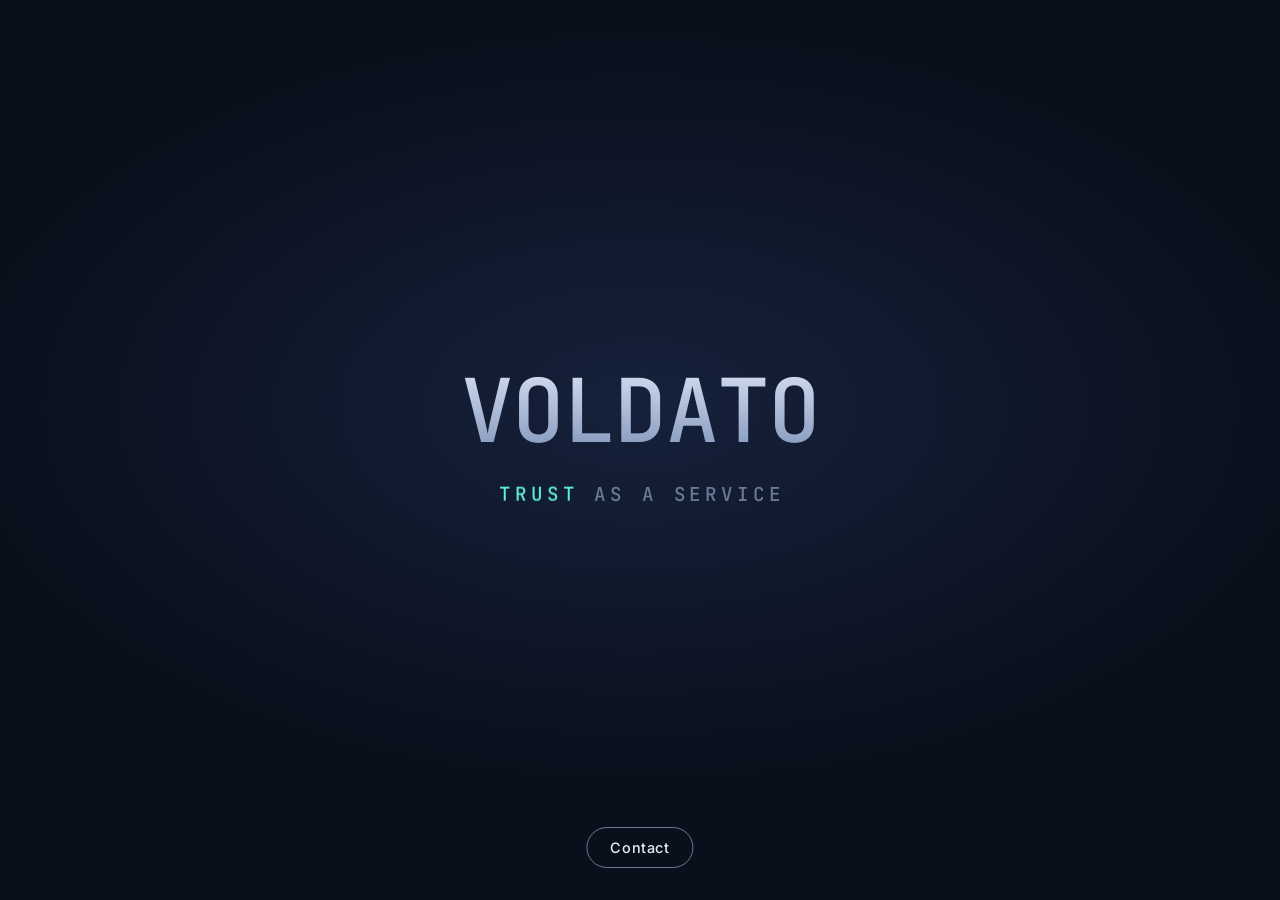
<file: index.html>
<!DOCTYPE html>
<html lang="en">
<head>
  <meta charset="UTF-8" />
  <meta name="viewport" content="width=device-width, initial-scale=1.0" />

  <title>Voldato — Trust as a Service</title>
  <meta name="description" content="Voldato provides AI-powered risk and financial crime monitoring for global compliance teams." />
  <link rel="canonical" href="https://voldato.com/" />

  <!-- Link previews (LinkedIn, Slack, iMessage, X, etc.) -->
  <meta property="og:type" content="website" />
  <meta property="og:site_name" content="Voldato" />
  <meta property="og:url" content="https://voldato.com/" />
  <meta property="og:title" content="Voldato — Trust as a Service" />
  <meta property="og:description" content="Voldato provides AI-powered risk and financial crime monitoring for global compliance teams." />
  <meta property="og:image" content="https://voldato.com/og-image.png" />
  <meta property="og:image:width" content="1200" />
  <meta property="og:image:height" content="630" />
  <meta property="og:image:alt" content="Voldato — Trust as a Service" />
  <meta name="twitter:card" content="summary_large_image" />
  <meta name="theme-color" content="#0a0f1c" />

  <!-- Structured data: tells search engines Voldato is a company and this is its site.
       Add official profile URLs (LinkedIn, Crunchbase, etc.) to a "sameAs" list on the Organization. -->
  <script type="application/ld+json">
  {
    "@context": "https://schema.org",
    "@graph": [
      {
        "@type": "Organization",
        "@id": "https://voldato.com/#organization",
        "name": "Voldato",
        "url": "https://voldato.com/",
        "logo": "https://voldato.com/icon-512.png",
        "description": "AI-powered risk and financial crime monitoring for global compliance teams.",
        "sameAs": ["https://www.linkedin.com/company/voldato"]
      },
      {
        "@type": "WebSite",
        "@id": "https://voldato.com/#website",
        "name": "Voldato",
        "url": "https://voldato.com/",
        "publisher": { "@id": "https://voldato.com/#organization" }
      }
    ]
  }
  </script>

  <!-- Icons -->
  <link rel="icon" href="/favicon.ico" sizes="48x48" />
  <link rel="icon" href="/favicon.svg" type="image/svg+xml" />
  <link rel="icon" href="/icon-192.png" type="image/png" sizes="192x192" />
  <link rel="apple-touch-icon" href="/apple-touch-icon.png" />
  <link rel="manifest" href="/site.webmanifest" />

  <link rel="preload" href="fonts/jetbrains-mono-500-latin.woff2" as="font" type="font/woff2" crossorigin />
  <link rel="stylesheet" href="fonts/fonts.css" />
  <style>
    * { box-sizing: border-box; margin: 0; padding: 0; }

    :root {
      --bg: #0a0f1c;
      --bg-glow: #15213b;
      --text: #e8ecf4;
      --muted: #6b7a94;
      --accent: #5eead4;
    }

    html, body { height: 100%; }

    body {
      display: grid;
      place-items: center;
      background: radial-gradient(ellipse 70% 55% at 50% 45%, var(--bg-glow), var(--bg) 75%) var(--bg);
      color: var(--text);
      font-family: "Inter", system-ui, -apple-system, "Segoe UI", sans-serif;
      -webkit-font-smoothing: antialiased;
      overflow: hidden;
    }

    .name {
      font-family: "JetBrains Mono", ui-monospace, "Cascadia Code", "SF Mono", Consolas, Menlo, monospace;
      font-size: clamp(1.5rem, 7.5vw, 5.5rem);
      font-weight: 500;
      line-height: 1.2em;
      letter-spacing: -0.02em;
      text-align: center;
      /* soft steel-blue fade instead of flat white */
      color: #b4c2dc;
      background: linear-gradient(180deg, #d3ddf0 10%, #7f93b8 95%);
      -webkit-background-clip: text;
      background-clip: text;
      -webkit-text-fill-color: transparent;
    }

    .stage {
      position: relative;
    }

    /* Name and tagline are centred as one group, nudged up to the optical centre. */
    .stage {
      margin-bottom: 4vh;
    }

    .below {
      display: flex;
      justify-content: center;
    }

    .tagline {
      --line: 1.2em;
      --track: 0.2em; /* space between letters */
      --char: calc(1ch + var(--track)); /* one monospace character plus its tracking */
      display: flex;
      align-items: center;
      margin-top: 1em;
      padding-left: var(--track); /* offset trailing tracking so the text centres */
      /* monospace keeps the slot's ch-based width exact */
      font-family: "JetBrains Mono", ui-monospace, "Cascadia Code", "SF Mono", Consolas, Menlo, monospace;
      font-size: clamp(0.8rem, 1.6vw, 1.2rem);
      font-weight: 500;
      line-height: var(--line);
      letter-spacing: var(--track);
      text-transform: uppercase;
      white-space: nowrap;
      color: var(--muted);
      cursor: pointer;
      user-select: none;
    }

    .slot {
      height: var(--line);
      /* --slot-chars (longest word) and --final-chars (landing word) are set by the script */
      width: calc(var(--slot-chars, 8) * var(--char));
      margin-left: calc((var(--final-chars, 5) - var(--slot-chars, 8)) * var(--char)); /* centre the tagline as if the slot held only the landing word */
      margin-right: var(--char); /* same width as a tracked space */
      overflow: hidden;
      text-align: right; /* words grow leftwards, away from "as a Service" */
      /* fade words in and out at the window edges */
      -webkit-mask-image: linear-gradient(transparent, #000 25%, #000 75%, transparent);
      mask-image: linear-gradient(transparent, #000 25%, #000 75%, transparent);
    }

    .reel {
      list-style: none;
      will-change: transform;
    }

    .reel li {
      height: var(--line);
      white-space: nowrap;
    }

    .reel li:last-child {
      color: var(--accent);
    }

    .tagline.landed .slot {
      -webkit-mask-image: none;
      mask-image: none;
    }

    .sr-only {
      position: absolute;
      width: 1px;
      height: 1px;
      overflow: hidden;
      clip-path: inset(50%);
    }

    .button {
      padding: 0.75em 1.6em;
      border: 1px solid var(--muted);
      border-radius: 999px;
      background: transparent;
      color: var(--text);
      font: inherit;
      font-size: 0.9rem;
      font-weight: 500;
      letter-spacing: 0.04em;
      cursor: pointer;
      transition: border-color 0.2s, color 0.2s, background 0.2s;
    }

    .button:hover,
    .button:focus-visible {
      border-color: var(--accent);
      color: var(--accent);
      outline: none;
    }

    .button:disabled {
      opacity: 0.5;
      cursor: default;
    }

    .button--solid {
      border-color: var(--accent);
      background: var(--accent);
      color: var(--bg);
    }

    .button--solid:hover,
    .button--solid:focus-visible {
      background: transparent;
    }

    /* Pinned to the bottom of the viewport; fades in once the reel lands. */
    .contact-open {
      position: fixed;
      bottom: 2rem;
      left: 50%;
      transform: translateX(-50%);
      opacity: 0;
      visibility: hidden;
    }

    .contact-open.is-visible {
      opacity: 1;
      visibility: visible;
      transition: opacity 1.2s ease 0.2s, border-color 0.2s, color 0.2s, background 0.2s;
    }

    .contact {
      margin: auto;
      width: min(26rem, calc(100vw - 2rem));
      padding: 2rem;
      border: 1px solid #24324f;
      border-radius: 14px;
      background: #0f172a;
      color: var(--text);
    }

    .contact::backdrop {
      background: rgba(5, 8, 16, 0.7);
      backdrop-filter: blur(4px);
    }

    .contact h2 {
      margin-bottom: 1.25rem;
      font-size: 1.15rem;
      font-weight: 500;
    }

    .contact label {
      display: block;
      margin-bottom: 1rem;
      font-size: 0.8rem;
      color: var(--muted);
    }

    .contact input,
    .contact textarea {
      display: block;
      width: 100%;
      margin-top: 0.4rem;
      padding: 0.65rem 0.75rem;
      border: 1px solid #24324f;
      border-radius: 8px;
      background: var(--bg);
      color: var(--text);
      font: inherit;
      font-size: 0.95rem;
    }

    .contact textarea {
      min-height: 7rem;
      resize: vertical;
    }

    .contact input:focus,
    .contact textarea:focus {
      border-color: var(--accent);
      outline: none;
    }

    /* Honeypot: hidden from people, filled in by bots. */
    .contact .trap {
      position: absolute;
      left: -9999px;
    }

    .contact__actions {
      display: flex;
      justify-content: flex-end;
      gap: 0.75rem;
      margin-top: 1.5rem;
    }

    .contact__status {
      min-height: 1.2em;
      font-size: 0.85rem;
      color: var(--muted);
    }

    .contact__status.is-error {
      color: #fca5a5;
    }

    .contact__note {
      margin-top: 0.25rem;
      font-size: 0.75rem;
      color: var(--muted);
    }

    .contact__note a {
      color: inherit;
      text-underline-offset: 2px;
    }

    .contact__note a:hover,
    .contact__note a:focus-visible {
      color: var(--accent);
    }
  </style>
</head>
<body>
  <div class="stage">
    <h1 class="name">VOLDATO
    </h1>
    <div class="below">
      <!-- A div, not a p: a p can't contain the reel's list. -->
      <div class="tagline" id="tagline" title="Click to spin again">
        <span class="sr-only">Trust as a Service</span>
        <span class="slot" aria-hidden="true">
          <ul class="reel" id="reel"><li>TRUST</li></ul>
        </span>
        <span aria-hidden="true">as a Service</span>
      </div>
    </div>
  </div>

  <button class="button contact-open" id="contact-open" type="button">Contact</button>

  <dialog class="contact" id="contact" aria-labelledby="contact-title">
    <form id="contact-form">
      <h2 id="contact-title">Get in touch</h2>
      <label>Name
        <input type="text" name="name" autocomplete="name" required />
      </label>
      <label>Email
        <input type="email" name="email" autocomplete="email" required />
      </label>
      <label>Message
        <textarea name="message" required></textarea>
      </label>
      <input class="trap" type="text" name="_gotcha" tabindex="-1" autocomplete="off" aria-hidden="true" />
      <p class="contact__status" id="contact-status" role="status"></p>
      <p class="contact__note">We only use your details to reply. See our <a href="privacy.html">privacy notice</a>.</p>
      <div class="contact__actions">
        <button class="button" id="contact-close" type="button">Cancel</button>
        <button class="button button--solid" id="contact-send" type="submit">Send</button>
      </div>
    </form>
  </dialog>

  <script>
    (function () {
      var FINAL = "TRUST";
      var OPTIONS = [
        "POLICY", "RISK", "MONITORING", "SANCTIONS", "ANALYTICS",
        "SCREENING", "PEPs", "KYB", "KYC", "IDENTITY", "SPY", "SLEUTH",
        "SEARCHING", "ANTI-FRAUD", "ONBOARDING", "COMPLIANCE", "AML"
      ];
      var SPIN_MS = 4500;

      var lockup = document.getElementById("tagline");
      var contactOpen = document.getElementById("contact-open");
      var reel = document.getElementById("reel");
      var reducedMotion = window.matchMedia("(prefers-reduced-motion: reduce)").matches;
      var spinning = false;

      // Size the slot to the longest word so nothing is clipped.
      var longest = OPTIONS.concat([FINAL]).reduce(function (max, word) {
        return Math.max(max, word.length);
      }, 0);
      lockup.style.setProperty("--slot-chars", longest);
      lockup.style.setProperty("--final-chars", FINAL.length);

      function shuffle(list) {
        var a = list.slice();
        for (var i = a.length - 1; i > 0; i--) {
          var j = Math.floor(Math.random() * (i + 1));
          var t = a[i]; a[i] = a[j]; a[j] = t;
        }
        return a;
      }

      function spin() {
        if (spinning) return;
        spinning = true;
        lockup.classList.remove("landed");
        contactOpen.classList.remove("is-visible");

        // Two shuffled passes so the reel has enough distance to feel fast.
        var words = shuffle(OPTIONS).concat(shuffle(OPTIONS), [FINAL]);
        reel.innerHTML = "";
        words.forEach(function (word) {
          var li = document.createElement("li");
          li.textContent = word;
          reel.appendChild(li);
        });

        var end = "translateY(" + (-(words.length - 1) * 1.2) + "em)";

        function land() {
          reel.style.transform = end;
          lockup.classList.add("landed");
          contactOpen.classList.add("is-visible");
          spinning = false;
        }

        if (reducedMotion || !reel.animate) {
          land();
          return;
        }

        reel.style.transform = "translateY(0)";
        var animation = reel.animate(
          [{ transform: "translateY(0)" }, { transform: end }],
          // Fast start, long deceleration, like a reel coming to rest.
          { duration: SPIN_MS, easing: "cubic-bezier(0.12, 0.7, 0.1, 1)" }
        );
        animation.onfinish = land;
        animation.oncancel = land;
      }

      lockup.addEventListener("click", spin);
      spin();
    })();

    (function () {
      var FORM_ENDPOINT = "https://formspree.io/f/xaeqwrzo";

      var dialog = document.getElementById("contact");
      var form = document.getElementById("contact-form");
      var status = document.getElementById("contact-status");
      var send = document.getElementById("contact-send");

      function setStatus(text, isError) {
        status.textContent = text;
        status.classList.toggle("is-error", !!isError);
      }

      document.getElementById("contact-open").addEventListener("click", function () {
        setStatus("");
        dialog.showModal();
      });

      document.getElementById("contact-close").addEventListener("click", function () {
        dialog.close();
      });

      form.addEventListener("submit", function (event) {
        event.preventDefault();

        if (FORM_ENDPOINT.indexOf("YOUR_FORM_ID") !== -1) {
          setStatus("The contact form isn't connected yet.", true);
          return;
        }

        send.disabled = true;
        setStatus("Sending…");

        fetch(FORM_ENDPOINT, {
          method: "POST",
          headers: { Accept: "application/json" },
          body: new FormData(form)
        })
          .then(function (response) {
            if (!response.ok) throw new Error("Request failed: " + response.status);
            form.reset();
            setStatus("Thanks — your message has been sent.");
          })
          .catch(function () {
            setStatus("Something went wrong. Please try again.", true);
          })
          .then(function () {
            send.disabled = false;
          });
      });
    })();
  </script>
</body>
</html>
</file>
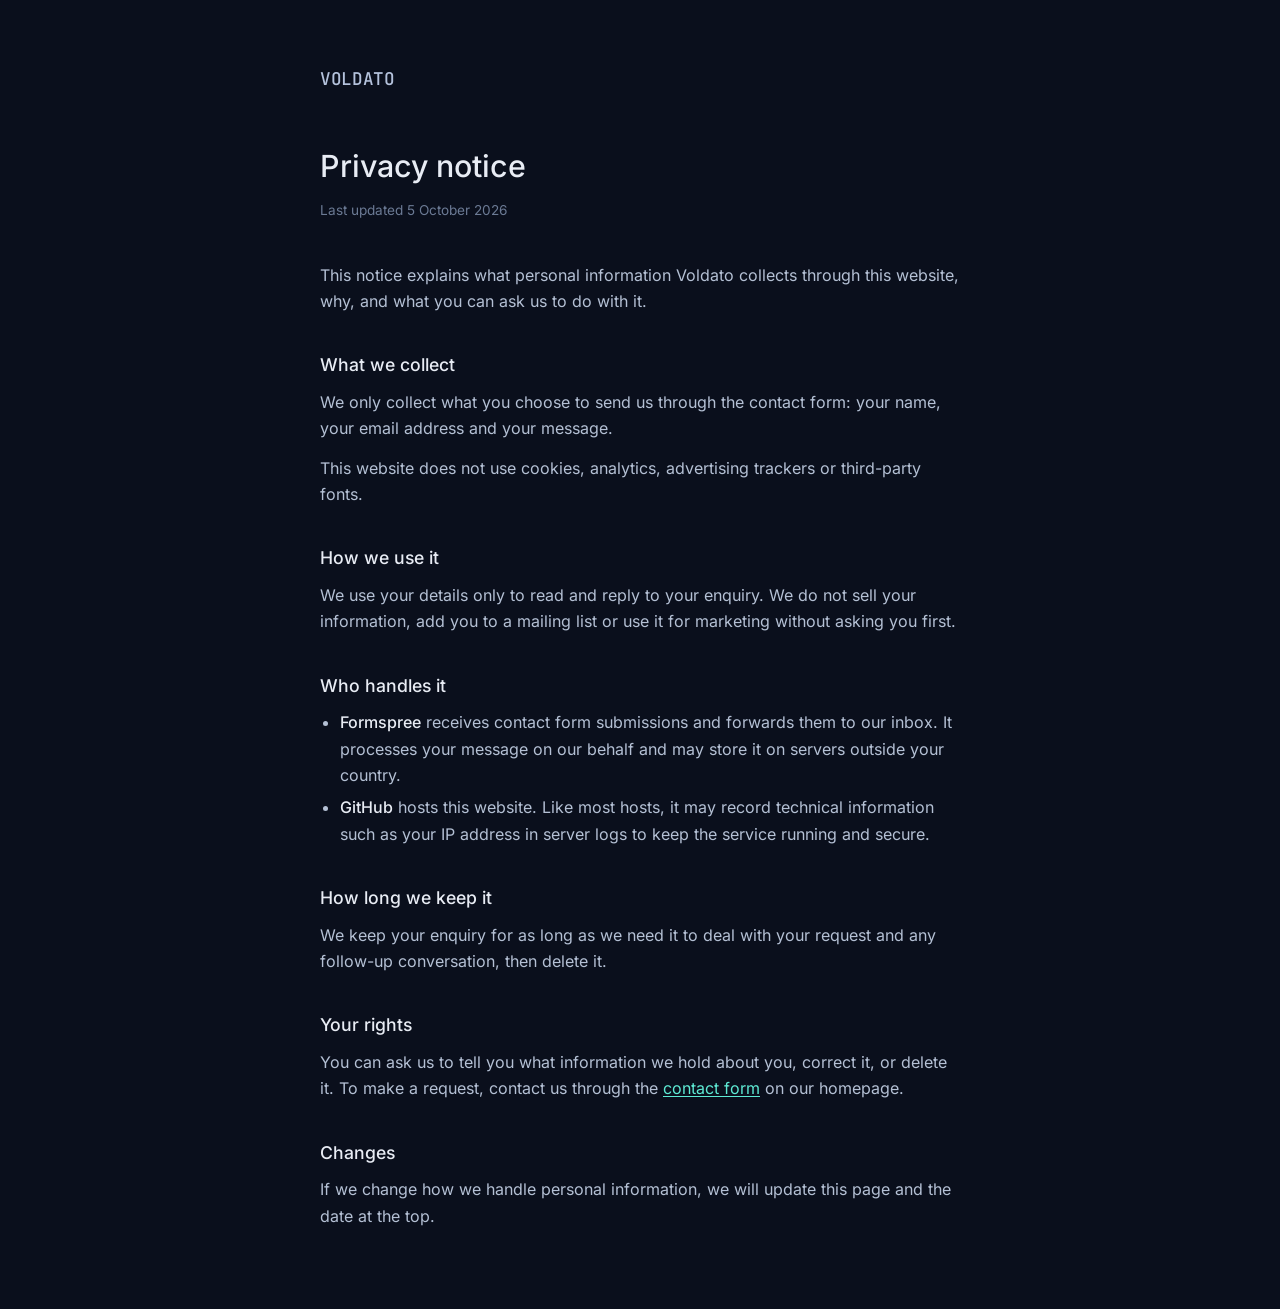
<file: privacy.html>
<!DOCTYPE html>
<html lang="en">
<head>
  <meta charset="UTF-8" />
  <meta name="viewport" content="width=device-width, initial-scale=1.0" />
  <title>Privacy notice — Voldato</title>
  <meta name="description" content="How Voldato handles personal information submitted through this website." />
  <link rel="canonical" href="https://voldato.com/privacy.html" />
  <meta name="theme-color" content="#0a0f1c" />
  <link rel="icon" href="/favicon.ico" sizes="48x48" />
  <link rel="icon" href="/favicon.svg" type="image/svg+xml" />
  <link rel="apple-touch-icon" href="/apple-touch-icon.png" />
  <link rel="stylesheet" href="fonts/fonts.css" />
  <style>
    * { box-sizing: border-box; margin: 0; padding: 0; }

    :root {
      --bg: #0a0f1c;
      --text: #e8ecf4;
      --body: #b4c0d4;
      --muted: #6b7a94;
      --accent: #5eead4;
    }

    body {
      min-height: 100vh;
      padding: 4rem 1.25rem 5rem;
      background: var(--bg);
      color: var(--body);
      font-family: "Inter", system-ui, -apple-system, "Segoe UI", sans-serif;
      font-size: 1rem;
      line-height: 1.65;
      -webkit-font-smoothing: antialiased;
    }

    main {
      max-width: 40rem;
      margin: 0 auto;
    }

    .home {
      display: inline-block;
      margin-bottom: 3rem;
      font-family: "JetBrains Mono", ui-monospace, Consolas, Menlo, monospace;
      font-size: 1.1rem;
      font-weight: 500;
      letter-spacing: -0.02em;
      color: #b4c2dc;
      text-decoration: none;
    }

    .home:hover,
    .home:focus-visible {
      color: var(--accent);
    }

    h1 {
      margin-bottom: 0.5rem;
      font-size: 1.9rem;
      font-weight: 500;
      color: var(--text);
    }

    .updated {
      margin-bottom: 2.5rem;
      font-size: 0.85rem;
      color: var(--muted);
    }

    h2 {
      margin: 2.25rem 0 0.6rem;
      font-size: 1.1rem;
      font-weight: 500;
      color: var(--text);
    }

    p + p,
    p + ul,
    ul + p {
      margin-top: 0.8rem;
    }

    ul {
      padding-left: 1.25rem;
    }

    strong {
      font-weight: 500; /* the self-hosted font only includes 400 and 500 */
      color: var(--text);
    }

    li + li {
      margin-top: 0.35rem;
    }

    a {
      color: var(--accent);
      text-underline-offset: 2px;
    }
  </style>
</head>
<body>
  <main>
    <a class="home" href="/">VOLDATO</a>

    <h1>Privacy notice</h1>
    <p class="updated">Last updated 5 October 2026</p>

    <p>This notice explains what personal information Voldato collects through this website, why, and what you can ask us to do with it.</p>

    <h2>What we collect</h2>
    <p>We only collect what you choose to send us through the contact form: your name, your email address and your message.</p>
    <p>This website does not use cookies, analytics, advertising trackers or third-party fonts.</p>

    <h2>How we use it</h2>
    <p>We use your details only to read and reply to your enquiry. We do not sell your information, add you to a mailing list or use it for marketing without asking you first.</p>

    <h2>Who handles it</h2>
    <ul>
      <li><strong>Formspree</strong> receives contact form submissions and forwards them to our inbox. It processes your message on our behalf and may store it on servers outside your country.</li>
      <li><strong>GitHub</strong> hosts this website. Like most hosts, it may record technical information such as your IP address in server logs to keep the service running and secure.</li>
    </ul>

    <h2>How long we keep it</h2>
    <p>We keep your enquiry for as long as we need it to deal with your request and any follow-up conversation, then delete it.</p>

    <h2>Your rights</h2>
    <p>You can ask us to tell you what information we hold about you, correct it, or delete it. To make a request, contact us through the <a href="/">contact form</a> on our homepage.</p>

    <h2>Changes</h2>
    <p>If we change how we handle personal information, we will update this page and the date at the top.</p>
  </main>
</body>
</html>
</file>
<file: fonts/fonts.css>
/* Self-hosted so visitors' browsers never contact Google. Latin subset only. */

@font-face {
  font-family: "Inter";
  font-style: normal;
  font-weight: 400 500; /* variable font: one file covers both weights */
  font-display: swap;
  src: url("inter-latin.woff2") format("woff2");
}

@font-face {
  font-family: "JetBrains Mono";
  font-style: normal;
  font-weight: 500;
  font-display: swap;
  src: url("jetbrains-mono-500-latin.woff2") format("woff2");
}
</file>
